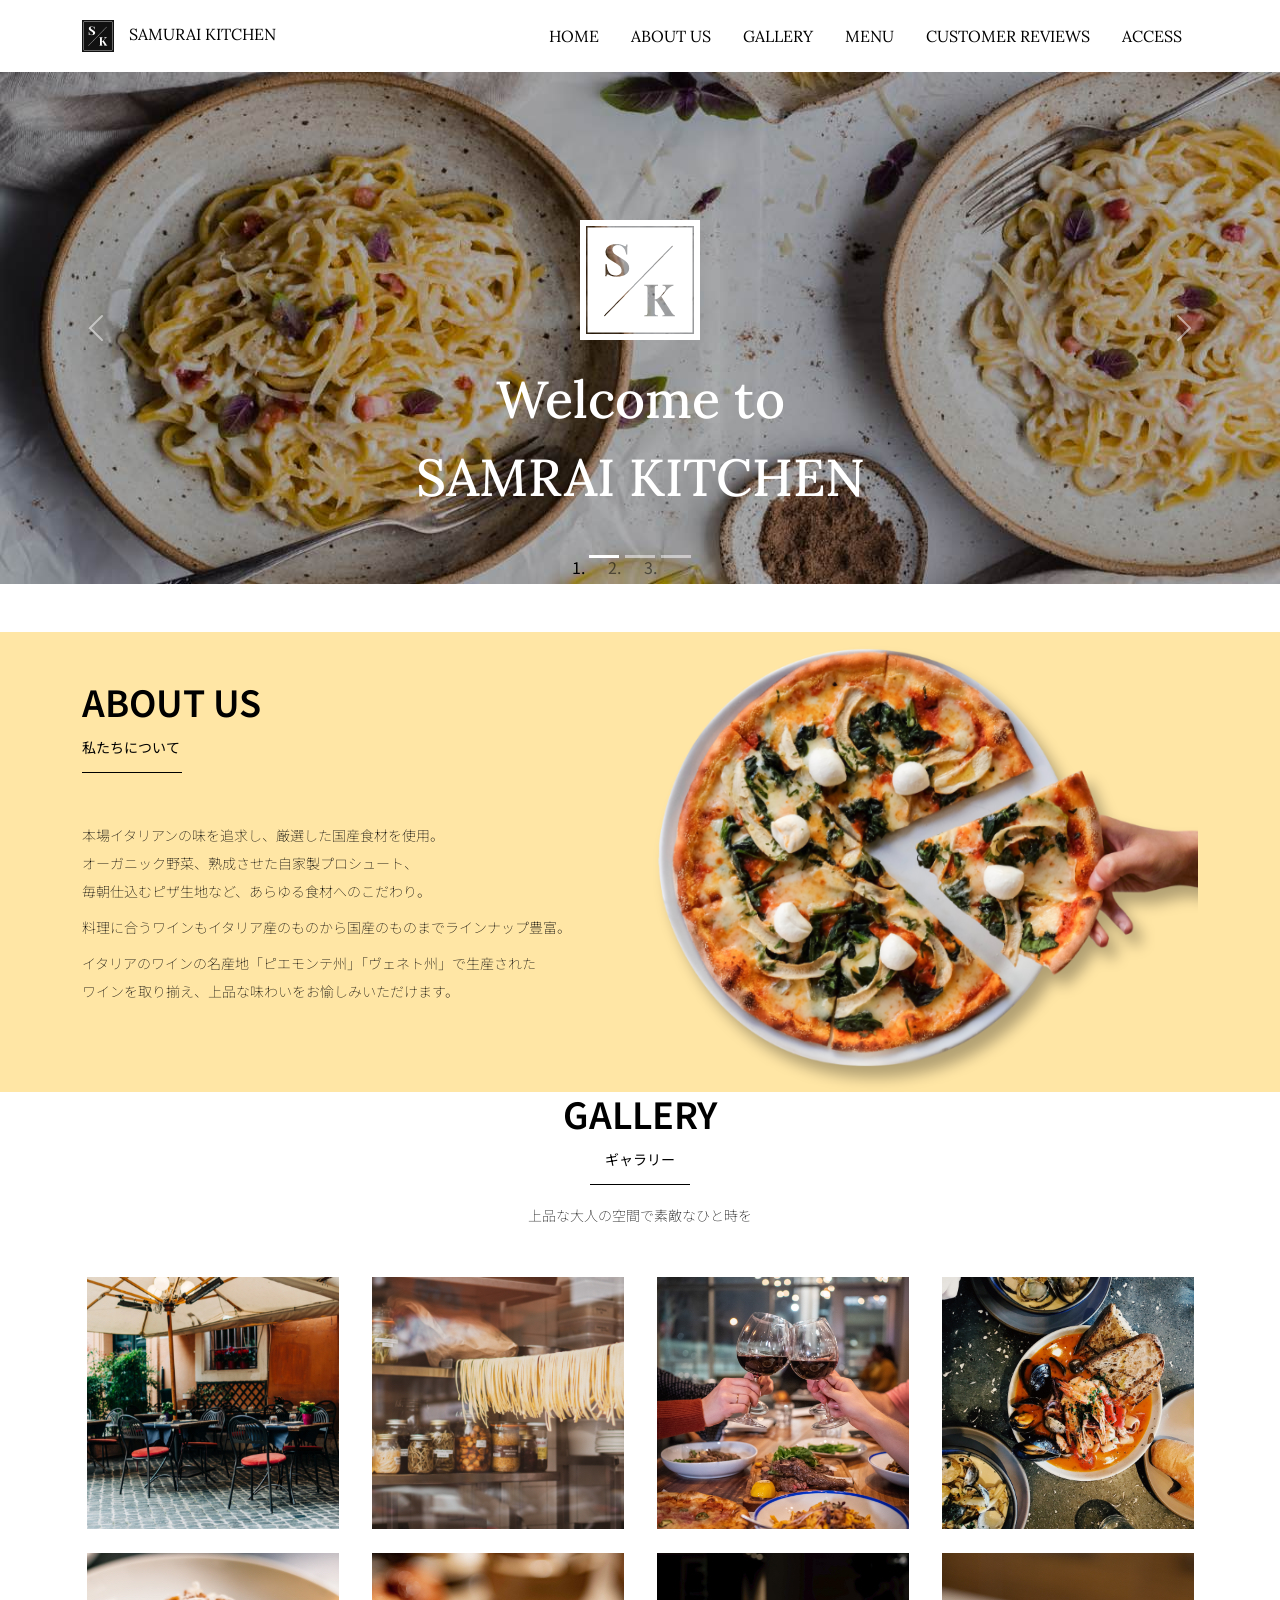
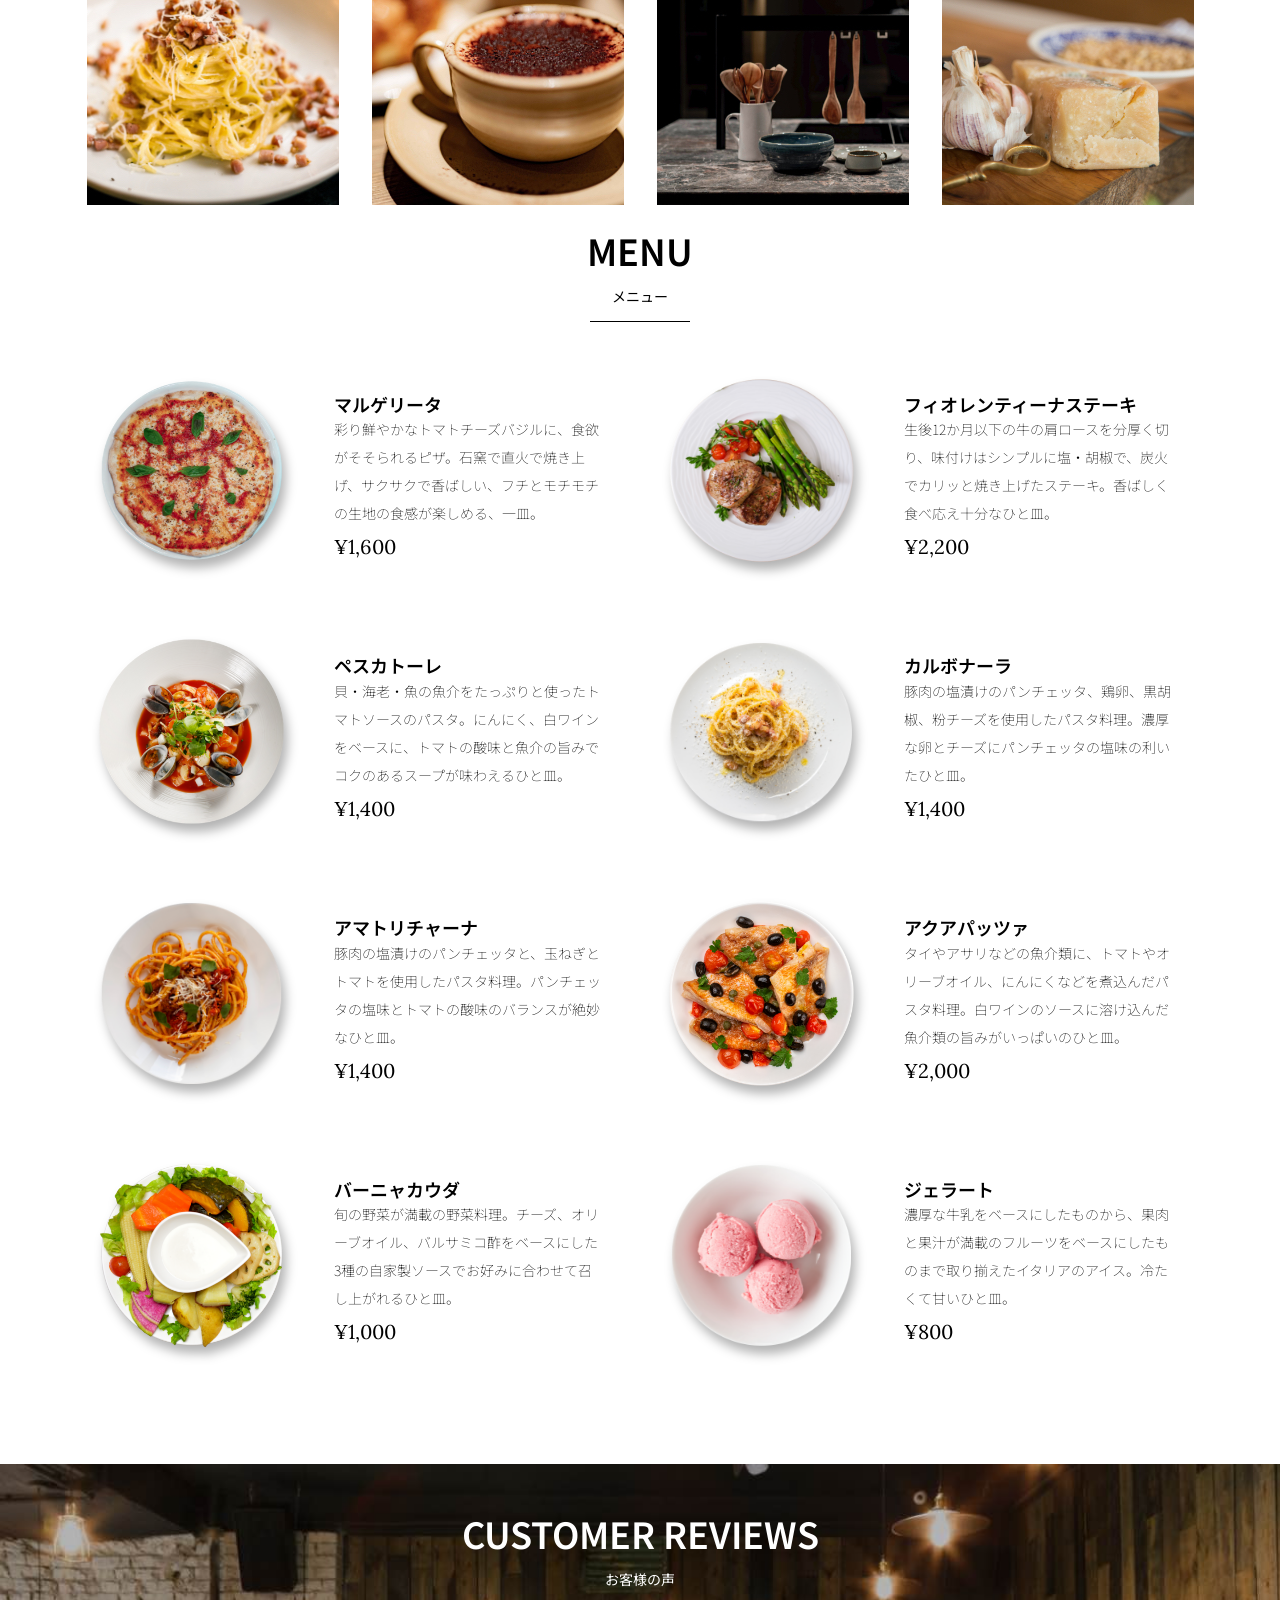
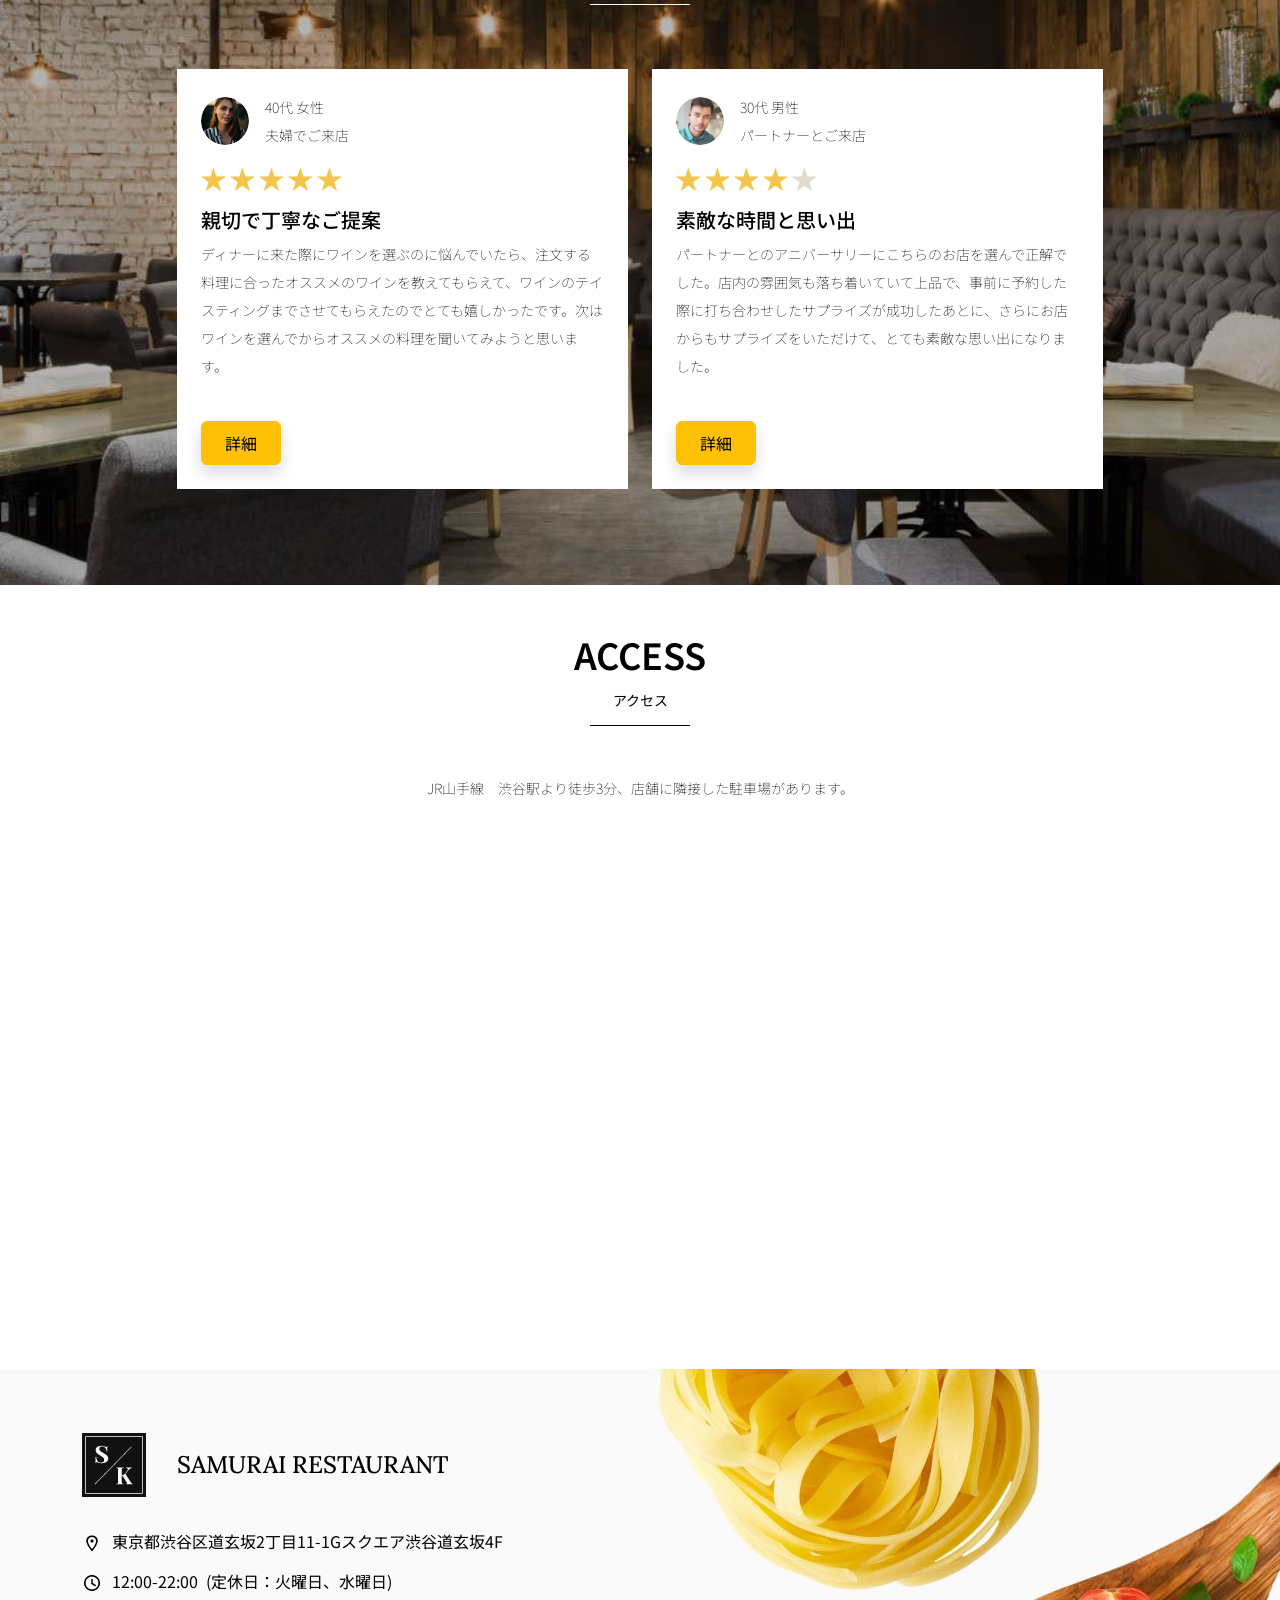
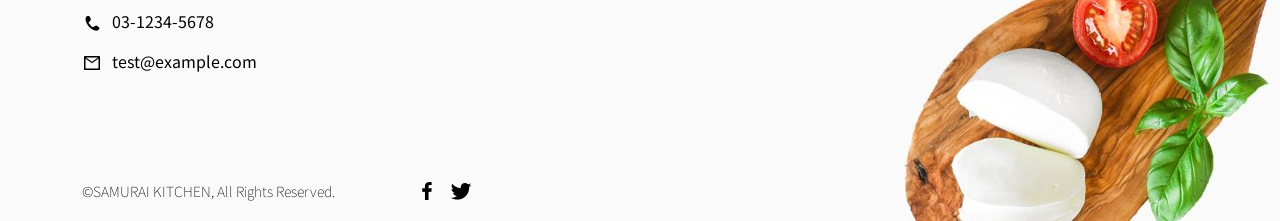
<file: index.html>
<!doctype html>
<html lang="ja">

<head>
  <meta charset="utf-8">
  <meta name="viewport" content="width=device-width, initial-scale=1">
  <meta name="description" content="">
  <meta name="author" content="SAMURAI ENGINEER">
  <title>SAMURAI XD_HTML教材</title>
  <!-- ************************************************ bootstrap.min.cssの読み込み -->
  <link href="https://cdn.jsdelivr.net/npm/bootstrap@5.0.0-beta1/dist/css/bootstrap.min.css" rel="stylesheet"
    integrity="sha384-giJF6kkoqNQ00vy+HMDP7azOuL0xtbfIcaT9wjKHr8RbDVddVHyTfAAsrekwKmP1" crossorigin="anonymous">
  <!-- ************************************************ bootstrap.bundle.min.jsの読み込み -->
  <script src="https://cdn.jsdelivr.net/npm/bootstrap@5.0.0-beta1/dist/js/bootstrap.bundle.min.js"
    integrity="sha384-ygbV9kiqUc6oa4msXn9868pTtWMgiQaeYH7/t7LECLbyPA2x65Kgf80OJFdroafW" crossorigin="anonymous" defer>
  </script>

  <!-- ************************************************ Google Font読み込み -->
  <link rel="preconnect" href="https://fonts.gstatic.com">
  <link href="https://fonts.googleapis.com/css2?family=Lora&display=swap" rel="stylesheet">
  <link href="https://fonts.googleapis.com/css2?family=Noto+Sans+JP:wght@300&display=swap" rel="stylesheet">
  <!-- ************************************************ Font Awesome -->
  <link rel="stylesheet" href="https://use.fontawesome.com/releases/v5.1.0/css/all.css"
    integrity="sha384-lKuwvrZot6UHsBSfcMvOkWwlCMgc0TaWr+30HWe3a4ltaBwTZhyTEggF5tJv8tbt" crossorigin="anonymous">
  <!-- ************************************************今回作成する styles.cssの読み込み -->
  <link href="stylesheet/style.css" rel="stylesheet">
  <!-- ************************************************  -->
</head>

<body>
  <main>
    <!-- ************************************************ ナビゲーションバー開始 -->
    <nav class="navbar navbar-expand-lg">
      <div class="container">
        <a class="navbar-brand my_navbar_brand">
          <img class="img-fluid navbar_brand_logo" src="img/site_logo.png" alt="サイトアイコン"><span>SAMURAI KITCHEN</span>
        </a>
        <div class="navbar-toggler hamburger_menu" data-bs-toggle="collapse" data-bs-target="#navbarNav"
           aria-controls="navbarNav" aria-expanded="false" aria-label="Toggle navigation">
          <input type="checkbox" id="hamburger_btn_check">
          <label for="hamburger_btn_check" class="hamburger_btn">
            <img class="btn_open" src="img/button_open.png" alt="ナビゲーションバーのボタン">
            <img class="btn_close" src="img/button_close.png" alt="ナビゲーションバーのボタン">
          </label>
        </div>
        <div class="collapse navbar-collapse justify-content-end" id="navbarNav">
          <ul class="navbar-nav">
            <li class="nav-item px-2">
              <a class="nav-link my_nav_link my-2" aria-current="page" href="#">HOME</a>
            </li>
 
            <li class="nav-item px-2">
              <a class="nav-link my_nav_link my-2" href="#about">ABOUT US</a>
            </li>
 
            <li class="nav-item px-2">
              <a class="nav-link my_nav_link my-2" href="#gallery">GALLERY</a>
            </li>
 
            <li class="nav-item px-2">
              <a class="nav-link my_nav_link my-2" href="#menu">MENU</a>
            </li>
 
            <li class="nav-item px-2">
              <a class="nav-link my_nav_link my-2" href="#review">CUSTOMER REVIEWS</a>
            </li>
 
            <li class="nav-item px-2">
              <a class="nav-link my_nav_link my-2" href="#access">ACCESS</a>
            </li>
              
          </ul>
        </div>
      </div>
    </nav>
    <!-- ************************************************ ナビゲーションバー終了 -->

    <!-- ************************************************ カルーセル開始 -->
    <div id="myCarousel" class="carousel slide mb-5" data-bs-ride="carousel">
      <ol class="carousel-indicators">
        <li data-bs-target="#myCarousel" data-bs-slide-to="0" class="active"></li>
        <li data-bs-target="#myCarousel" data-bs-slide-to="1"></li>
        <li data-bs-target="#myCarousel" data-bs-slide-to="2"></li>
      </ol>
      <div class="carousel-inner">
        <div class="carousel-item active">
          <img src="img/slider-1.jpg" alt="SAMRAI KITCHEN-1">
          <div class="carousel-caption">
            <h1 class="my_carousel_caption">
              Welcome to<br>
              SAMRAI KITCHEN
            </h1>
          </div>
        </div>
        <div class="carousel-item">
          <img src="img/slider-2.jpg" alt="サンプル画像">
          <div class="carousel-caption">
            <h1 class="my_carousel_caption">
               The fabulous combination of&nbsp;wine&nbsp;and&nbsp;food
            </h1>
          </div>
        </div>
        <div class="carousel-item">
          <img src="img/slider-3.jpg" alt="サンプル画像">
          <div class="carousel-caption">
            <h1 class="my_carousel_caption">Get the Italian taste<br>
              at the SAMURAI&nbsp;KITCHEN
            </h1>
          </div>
        </div>
      </div>

      <a class="carousel-control-prev" href="#myCarousel" role="button" data-bs-slide="prev">
        <span class="carousel-control-prev-icon" aria-hidden="true"></span>
        <span class="visually-hidden">Previous</span>
      </a>
      <a class="carousel-control-next" href="#myCarousel" role="button" data-bs-slide="next">
        <span class="carousel-control-next-icon" aria-hidden="true"></span>
        <span class="visually-hidden">Next</span>
      </a>
    </div>
    <!-- ************************************************ カルーセル終了 -->

    <!-- ************************************************ アバウトセクション開始 -->
    <section class="about_us_bg" id="about">
      <div class="container">
        <div class="row">
          <div class="col-lg-6 text-left">
            <div class="my-5">
              <h2 class="section_title about mb-5">
                ABOUT US
              </h2>
              <p class="mb-2">
                本場イタリアンの味を追求し、厳選した国産食材を使用。<br>
                オーガニック野菜、熟成させた自家製プロシュート、<br>
                毎朝仕込むピザ生地など、あらゆる食材へのこだわり。<br>
              </p>
              <p class="mb-2">
                料理に合うワインもイタリア産のものから国産のものまでラインナップ豊富。<br>
              </p>
              <p class="mb-2">
                イタリアのワインの名産地「ピエモンテ州」「ヴェネト州」で生産された<br>
                ワインを取り揃え、上品な味わいをお愉しみいただけます。<br>
              </p>
            </div>
          </div>
          <div class="col-lg-6">
            <img  src="img/img-about-us.png" class="img-fluid" alt="pizza">
          </div>
        </div>
      </div>
    </section>
    <!-- ************************************************ アバウトセクション終了 -->

    <!-- ************************************************ ギャラリーセクション開始 -->
    <section id="gallery">
      <div class="container">
        <h2 class="mb-3 section_title gallery text-center">GALLERY</h2>
        <p class="text-center mb-5">
          上品な大人の空間で素敵なひと時を
        </p>
        <div class="row">
          <div class="col-md-3 col-6 mb-4 d-flex justify-content-center">
            <img class="img-fluid" src="img/gallery-1.jpg" alt="サンプル画像">
          </div>
          <div class="col-md-3 col-6 mb-4 d-flex justify-content-center">
            <img class="img-fluid" src="img/gallery-2.jpg" alt="サンプル画像">
          </div>
          <div class="col-md-3 col-6 mb-4 d-flex justify-content-center">
            <img class="img-fluid" src="img/gallery-3.jpg" alt="サンプル画像">
          </div>
          <div class="col-md-3 col-6 mb-4 d-flex justify-content-center">
            <img class="img-fluid" src="img/gallery-4.jpg" alt="サンプル画像">
          </div>
          <div class="col-md-3 col-6 mb-4 d-flex justify-content-center">
            <img class="img-fluid" src="img/gallery-5.jpg" alt="サンプル画像">
          </div>
          <div class="col-md-3 col-6 mb-4 d-flex justify-content-center">
            <img class="img-fluid" src="img/gallery-6.jpg" alt="サンプル画像">
          </div>
          <div class="col-md-3 col-6 mb-4 d-flex justify-content-center">
            <img class="img-fluid" src="img/gallery-7.jpg" alt="サンプル画像">
          </div>
          <div class="col-md-3 col-6 mb-4 d-flex justify-content-center">
            <img class="img-fluid" src="img/gallery-8.jpg" alt="サンプル画像">
          </div>
          
        </div>
      </div>
    </section>
    <!-- ************************************************ ギャラリーセクション終了 -->

    <!-- ************************************************ メニューセクション -->
    <section id="menu">
      <div class="container">
        <div class="row">
          <div class="col-lg-12">
            <h2 class="section_title menu text-center mb-5">MENU</h2>
          </div>
        </div>
      </div>

      <div class="container mb-5">
        <div class="row">
          <div class="col-12 col-lg-6">
            <div class="row g-0 mb-4">
              <div class="col-12 col-lg-5 text-center">
                <img src="img/margherita.png" class="img-fluid" alt="マルゲリータ">
              </div>
              <div class="col-12 col-lg-7 p-4">
              <h4 class="mb-0 menu_title">マルゲリータ</h4>
                <p class="my-auto">彩り鮮やかなトマトチーズバジルに、食欲がそそられるピザ。石窯で直火で焼き上げ、サクサクで香ばしい、フチとモチモチの生地の食感が楽しめる、一皿。</p>
                <p class="menu_price">¥1,600</p>
              </div>
            </div>
          </div>

          <div class="col-12 col-lg-6">
            <div class="row g-0 mb-4">
              <div class="col-12 col-lg-5 text-center">
              <img src="img/steak.png" class="img-fluid" alt="フィオレンティーナステーキ">
              </div>
              <div class="col-12 col-lg-7 p-4">
                <h4 class="mb-0 menu_title">フィオレンティーナステーキ</h4>
                <p class="my-auto">生後12か月以下の牛の肩ロースを分厚く切り、味付けはシンプルに塩・胡椒で、炭火でカリッと焼き上げたステーキ。香ばしく食べ応え十分なひと皿。</p>
                <p class="menu_price">¥2,200</p>
              </div>
            </div>
          </div>

          <div class="col-12 col-lg-6">
            <div class="row g-0 mb-4">
              <div class="col-12 col-lg-5 text-center">
                <img src="img/pescatore.png" class="img-fluid" alt="ペスカトーレ">
              </div>
              <div class="col-12 col-lg-7 p-4">
                <h4 class="mb-0 menu_title">ペスカトーレ</h4>
                <p class="my-auto">貝・海老・魚の魚介をたっぷりと使ったトマトソースのパスタ。にんにく、白ワインをベースに、トマトの酸味と魚介の旨みでコクのあるスープが味わえるひと皿。</p>
                <p class="menu_price">¥1,400</p>
              </div>
            </div>
          </div>

          <div class="col-12 col-lg-6">
            <div class="row g-0 mb-4">
              <div class="col-12 col-lg-5 text-center">
                <img src="img/carbonara.png" class="img-fluid" alt="カルボナーラ">
              </div>
              <div class="col-12 col-lg-7 p-4">
                <h4 class="mb-0 menu_title">カルボナーラ</h4>
                <p class="my-auto">豚肉の塩漬けのパンチェッタ、鶏卵、黒胡椒、粉チーズを使用したパスタ料理。濃厚な卵とチーズにパンチェッタの塩味の利いたひと皿。</p>
                <p class="menu_price">¥1,400</p>
              </div>
            </div>
          </div>

          <div class="col-12 col-lg-6">
            <div class="row g-0 mb-4">
              <div class="col-12 col-lg-5 text-center">
                <img src="img/amatriciana.png" class="img-fluid" alt="アマトリチャーナ">
              </div>
              <div class="col-12 col-lg-7 p-4">
                <h4 class="mb-0 menu_title">アマトリチャーナ</h4>
                <p class="my-auto">豚肉の塩漬けのパンチェッタと、玉ねぎとトマトを使用したパスタ料理。パンチェッタの塩味とトマトの酸味のバランスが絶妙なひと皿。</p>
                <p class="menu_price">¥1,400</p>
              </div>
            </div>
          </div>

          <div class="col-12 col-lg-6">
            <div class="row g-0 mb-4">
              <div class="col-12 col-lg-5 text-center">
                <img src="img/acqua-pazza.png" class="img-fluid" alt="アクアパッツァ">
              </div>
              <div class="col-12 col-lg-7 p-4">
                <h4 class="mb-0 menu_title">アクアパッツァ</h4>
                <p class="my-auto">タイやアサリなどの魚介類に、トマトやオリーブオイル、にんにくなどを煮込んだパスタ料理。白ワインのソースに溶け込んだ魚介類の旨みがいっぱいのひと皿。</p>
                <p class="menu_price">¥2,000</p>
              </div>
            </div>
          </div>

          <div class="col-12 col-lg-6">
            <div class="row g-0 mb-4">
              <div class="col-12 col-lg-5 text-center">
                <img src="img/bagna-cauda.png" class="img-fluid" alt="バーニャカウダ">
              </div>
              <div class="col-12 col-lg-7 p-4">
                <h4 class="mb-0 menu_title">バーニャカウダ</h4>
                <p class="my-auto">旬の野菜が満載の野菜料理。チーズ、オリーブオイル、バルサミコ酢をベースにした3種の自家製ソースでお好みに合わせて召し上がれるひと皿。</p>
                <p class="menu_price">¥1,000</p>
              </div>
            </div>
          </div>

          <div class="col-12 col-lg-6">
            <div class="row g-0 mb-4">
              <div class="col-12 col-lg-5 text-center">
                <img src="img/gelato.png" class="img-fluid" alt="ジェラート">
              </div>
              <div class="col-12 col-lg-7 p-4">
                <h4 class="mb-0 menu_title">ジェラート</h4>
                <p class="my-auto">濃厚な牛乳をベースにしたものから、果肉と果汁が満載のフルーツをベースにしたものまで取り揃えたイタリアのアイス。冷たくて甘いひと皿。</p>
                <p class="menu_price">¥800</p>
              </div>
            </div>
          </div>
        </div>
      </div>
    </section>
    <!-- ************************************************ メニューセクション終了 -->

    <!-- ************************************************ レビューセクション開始 -->
    <section id="review">
      <div class="review_wrapper">
        <div class="container py-5 mb-5">
          <div class="text-center mb-5">
            <h2 class="section_title review text-center text-white">CUSTOMER REVIEWS</h2>
          </div>
          <div class="row pb-5 justify-content-center">
            <div class="col-12 col-lg-5 mt-3">
              <div class="bg-white h_420">
                <div class="p-4">
                  <div class="d-flex align-items-center">
                    <img src="img/customer-woman.png" class="reviewer_img" alt="サンプル画像">
                    <div>
                    <p class="my-0">40代 女性</p>
                    <p class="my-0">夫婦でご来店</p>
                    </div>
                  </div>
                  <div class="my-3">
                    <img src="img/star-point.png" class="star_img" alt="star">
                    <img src="img/star-point.png" class="star_img" alt="star">
                    <img src="img/star-point.png" class="star_img" alt="star">
                    <img src="img/star-point.png" class="star_img" alt="star">
                    <img src="img/star-point.png" class="star_img" alt="star">
                  </div>
                  <h5>親切で丁寧なご提案</h5>
                  <p>ディナーに来た際にワインを選ぶのに悩んでいたら、注文する料理に合ったオススメのワインを教えてもらえて、ワインのテイスティングまでさせてもらえたのでとても嬉しかったです。次はワインを選んでからオススメの料理を聞いてみようと思います。</p>

                <button type="button" class="btn btn-warning shadow fix_bottom">詳細</button>
              </div>
              </div>
            </div>
            <div class="col-12 col-lg-5 mt-3">
              <div class="bg-white h_420">
                <div class="p-4">
                  <div class="d-flex align-items-center">
                    <img src="img/customer-man.png" class="reviewer_img" alt="サンプル画像">
                  
                  <div>
                    <p class="my-0">30代 男性</p>
                    <p class="my-0">パートナーとご来店</p>
                  </div>
                  </div>
                  <div class="my-3">
                    <img src="img/star-point.png" class="star_img" alt="star">
                    <img src="img/star-point.png" class="star_img" alt="star">
                    <img src="img/star-point.png" class="star_img" alt="star">
                    <img src="img/star-point.png" class="star_img" alt="star">
                    <img src="img/star-no-point.png" class="star_img" alt="no-star">
                  </div>
                  <h5>素敵な時間と思い出</h5>
                  <p>パートナーとのアニバーサリーにこちらのお店を選んで正解でした。店内の雰囲気も落ち着いていて上品で、事前に予約した際に打ち合わせしたサプライズが成功したあとに、さらにお店からもサプライズをいただけて、とても素敵な思い出になりました。</p>
                  <button type="button" class="btn btn-warning shadow fix_bottom">詳細</button>
                </div>
              </div>
            </div>
          </div>
        </div>
      </div>
    </section>
    <!-- ************************************************ レビューセクション終了 -->

    <!-- ************************************************ アクセスセクション開始 -->
    <section id="access">
      <div class="container">
        <div class="row">
          <div class="col-lg-12 text-center mb-5">
            <h2 class="section_title text-center access mb-5">ACCESS</h2>
            <p>JR山手線　渋谷駅より徒歩3分、店舗に隣接した駐車場があります。</p>
          </div>
        </div>
      </div>

      <div class="container mb-5 px-2">
        <iframe
          src="https://www.google.com/maps/embed?pb=!1m18!1m12!1m3!1d12967.114087343349!2d139.687349334065!3d35.657827993593834!2m3!1f0!2f0!3f0!3m2!1i1024!2i768!4f1.1!3m3!1m2!1s0x6018f5209bb80c49%3A0x7abbc1a9d7d575eb!2z5qCq5byP5Lya56S-5L6N!5e0!3m2!1sja!2sjp!4v1623882550231!5m2!1sja!2sjp"
          class="w-100" style="height: 50vh;" loading="lazy"></iframe>
      </div>
    </section>
    <!-- ************************************************ アクセスセクション終了 -->


    <!-- ************************************************ フッター開始 -->
    <footer id="footer">
      <div class="container">
        <div class="row">
          <div class="col-12 col-lg-6 position-relative">
            <div class="row pt-5">
              <div class="col-lg-2 text-center my-3">
                <img class="img-fluid footer_brand_logo" src="img/site_logo.png" alt="サンプル画像">
              </div>
              <div class="col-lg-10 align-self-center my-3">
                <h2 class="m-0 footer_text">SAMURAI RESTAURANT</h2>
              </div>
            </div>
            <div class="restaurant_info py-3">
              <div class="d-flex mb-3">
                <img src="img/icon-Marker.png" alt="marker">
                <p class="p-0 m-0">東京都渋谷区道玄坂2丁目11-1Gスクエア渋谷道玄坂4F</p>
              </div>
              <div class="d-flex mb-3">
                <img src="img/icon-Clock.png" alt="clock">
                <p class="p-0 m-0">12:00-22:00&nbsp;&nbsp;(定休日：火曜日、水曜日)</p>
              </div>
              <div class="d-flex mb-3">
                <img src="img/icon-Phone.png" alt="phone">
                <p class="p-0 m-0">03-1234-5678</p>
              </div>
              <div class="d-flex mb-3">
                <img src="img/icon-Mail.png" alt="mail">
                <p class="p-0 m-0">test@example.com</p>
              </div>
            </div>
            <div class="copy_right align-items-center">
              <p>
                ©SAMURAI KITCHEN, All Rights Reserved.
              </p>
              <img src="img/icon-facebook.png" class="sns_img" alt="facebook">
              <img src="img/icon-twitter.png" class="sns_img" alt="twitter">
            </div>
          </div>
          <div class="col-12 col-lg-6 d-none d-lg-block">
            <img src="img/background-footer.jpg" alt="背景画像">
          </div>
        </div>
      </div>
    </footer>
    <!-- ************************************************ フッター終了 -->
  </main>
</body>

</html>
</file>
<file: stylesheet/style.css>
/* ----------------------------------------------- 共通 */
html,
body {
  overflow-x: hidden;
}

body {
  color: #000000;
  font-family: 'Noto Sans JP', sans-serif;
  padding-bottom: 0;

}

p {
  line-height: 2.0em;
  font-weight: 100;
  font-style: normal;
  font-size: 14px;

}



/* ----------------------------------------------- ナビゲーションバー */
.navbar_brand_logo{
  width:32px;
  height:32px;
  margin-right:15px;
  display: inline-block;
}
.my_navbar_brand,
.my_nav_link{
  font-size:16px;
  font-family: 'Lora',serif;
  color:#000000 !important;
}
.navbar-toggler{
  padding: 0 !important;
  border:none;
}
#hamburger_btn_check:checked~ .hamburger_btn .btn_close{
  display: block;
}
#hamburger_btn_check:checked~ .hamburger_btn .btn_open{
  display: none;
}
.btn_close{
  display: none;
}
#hamburger_btn_check{
  display: none;
}




/* ----------------------------------------------- カールセル */

.my_carousel_caption{
  font-size:52px;

  padding-top:1.25rem;
  padding-bottom:1.25rem;
  color:#fff;
  text-align:center;
  font-family:"Lora",rerif;
  line-height:1.5em;
}
.my_carousel_caption::before{
  content:url(../img/logoSymbol_White.png);
  display:block;
}
@media screen and (max-width:375px) {
  .my_carousel_caption{
    font-size:27px;
  }
}
.carousel-item{
  height:32rem;
}
.carousel-item > img{
  position: absolute;
  top:0;
  left:0;
  min-width:100%;
  height:32rem;
}

/* ----------------------------------------------- アバウト */
.section_title{
  font-size: 36px;
  font-weight: 600;
}
.about::after{
  content:"私たちについて";
}
.section_title::after{
  display:block;
  font-size: 14px;
  font-weight:400;
  padding: 16px 0 16px;
  width:100px;
  border-bottom:solid 1px #000000;
}
.about_us_bg {
  background-color: #FFE6A5;
}





/* ----------------------------------------------- ギャラリー */
.gallery::after{
  content:"ギャラリー";
  margin:0 auto 0;
}




/* ----------------------------------------------- メニュー */
.menu::after{
  content:"メニュー";
  margin:0 auto 0;
}
.menu_title {
  font-size: 18px;
  font-weight: 600;
  font-style: normal;
}
.menu_price {
  font-size: 20px;
  font-weight: 400;
  font-family: 'Lora', serif;
}



/* ----------------------------------------------- レビュー */
.review_wrapper{
  background-image: url(../img/background-reviews.jpg);
  background-repeat:no-repeat;
  background-size:cover;
}
.review::after{
  content:"お客様の声";
  margin:0 auto 0;
  border-bottom:solid 1px #FFFFFF;
}
.h_420{
  height:420px;
  position:relative;
}
.reviewer_img{
  width:48px;
  height:48px;

  border-radius:50%;
  margin-right:16px;
}
.star_img{
  width:25px;
  height:25px;
}
.fix_bottom{
  position:absolute;
  width:80px;
  height:44px;
  left:24px;
  bottom:24px;
}


/* ----------------------------------------------- アクセス */

.access::after {
  content: "アクセス";
  margin: 0 auto 0;
}

/* ----------------------------------------------- フッター */

#footer{
  background-color:#FAFAFA;
}

.copy_right{
  font-size:14px;
  position:absolute;
  bottom:1rem;
  left:12px;
  display:flex;
}
.copy_right>p {
  margin-right:5rem;
  margin-bottom:0;
}
.copy_right>img.sns_img{
  height:24px;
  width:24px;
  margin-right:10px;
  margin-top:0;
}
.restaurant_info p{
  font-weight:400;
  line-height:1.5;
  font-size: 16px;
}
.restaurant_info img{
  width:20px;
  height:20px;
  margin-right:10px;
  line-height:1.5;
  margin-top:auto;
}
.footer_brand_logo{
  width:64px;
  height:64px;
  display:inline-block;
  margin-right:15px;
}
.footer_text{
  font-size: 24px;
  font-family:'Lora',serif;
}
@media screen and (max-width: 991px) {
  .footer_text,
  .copy_right {
    margin-top: 2rem;
    text-align: center;
    position: relative;
  }

  .copy_right>p,img {
    margin-right: 1rem;
    font-size: 14px;
    margin: 0;
    line-height: 35px;
  }
}
</file>
